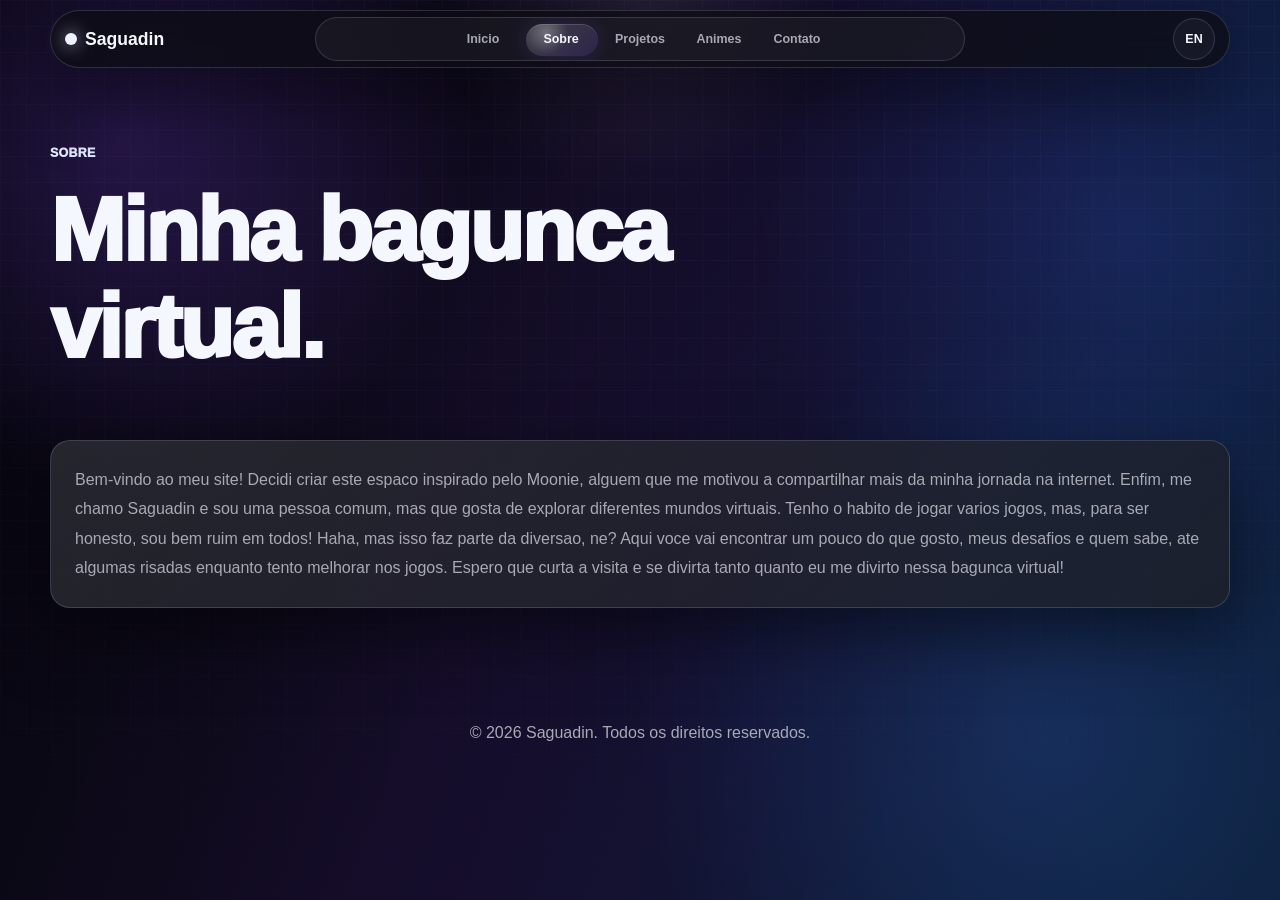
<file: about.html>
<!DOCTYPE html>
<html lang="pt-BR">
  <head>
    <meta charset="UTF-8" />
    <meta name="viewport" content="width=device-width, initial-scale=1.0" />
    <title>Saguadin | Sobre</title>
    <meta
      name="description"
      content="Sobre Saguadin, jogos, internet e bagunca virtual."
    />
    <link rel="stylesheet" href="styles.css" />
  </head>
  <body>
    <div class="page-shell">
      <header class="topbar">
        <a class="brand" href="index.html"><span></span> Saguadin</a>
        <nav class="nav-links">
          <a href="index.html">Inicio</a>
          <a href="about.html" class="active">Sobre</a>
          <a href="projects.html">Projetos</a>
          <a href="animes.html">Animes</a>
          <a href="contact.html">Contato</a>
        </nav>
        <a class="language" href="#">EN</a>
      </header>

      <main class="content-page">
        <section class="section">
          <p class="eyebrow">Sobre</p>
          <h1>Minha bagunca virtual.</h1>
        </section>

        <section class="section">
          <article class="card about-text">
            <p>
              Bem-vindo ao meu site! Decidi criar este espaco inspirado pelo Moonie, alguem que me motivou a compartilhar mais da minha jornada na internet. Enfim, me chamo Saguadin e sou uma pessoa comum, mas que gosta de explorar diferentes mundos virtuais. Tenho o habito de jogar varios jogos, mas, para ser honesto, sou bem ruim em todos! Haha, mas isso faz parte da diversao, ne? Aqui voce vai encontrar um pouco do que gosto, meus desafios e quem sabe, ate algumas risadas enquanto tento melhorar nos jogos. Espero que curta a visita e se divirta tanto quanto eu me divirto nessa bagunca virtual!
            </p>
          </article>
        </section>
      </main>
    </div>

    <footer class="footer">
      <p>&copy; <span id="year"></span> Saguadin. Todos os direitos reservados.</p>
    </footer>

    <script src="script.js"></script>
  </body>
</html>
</file>
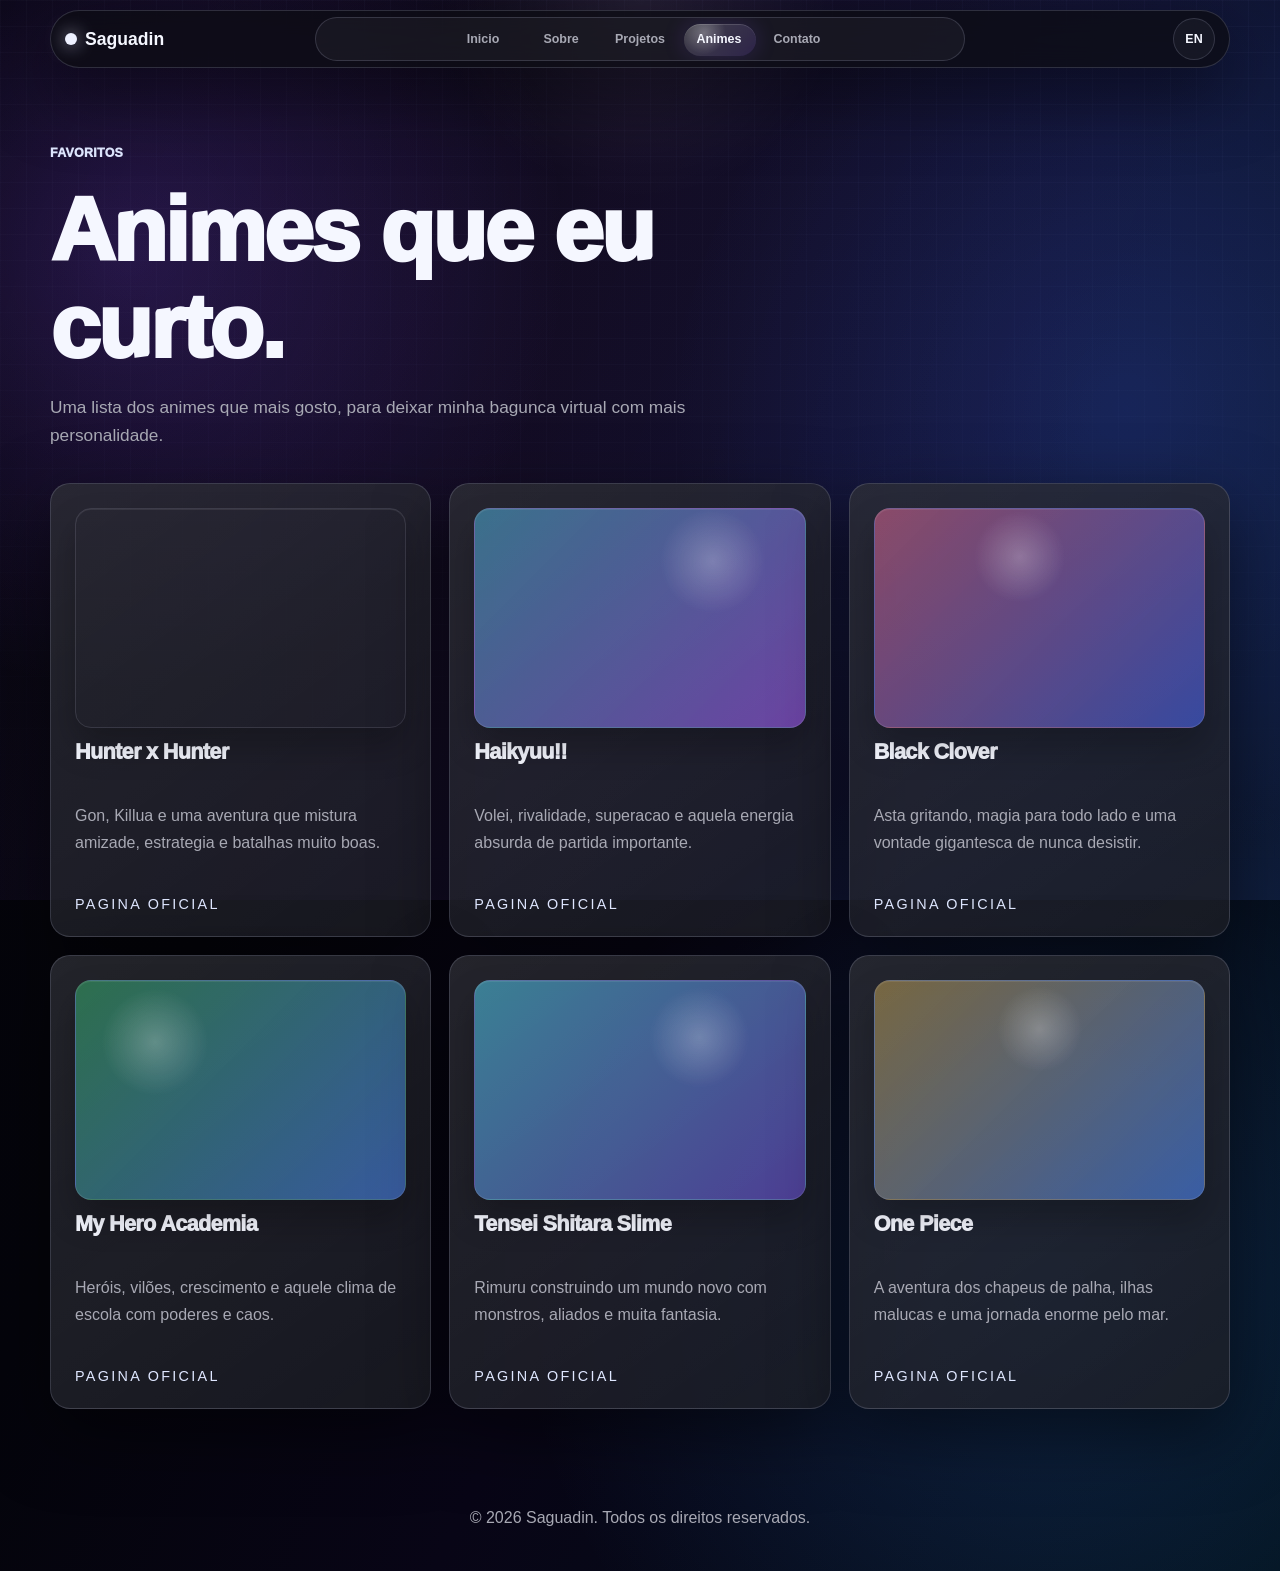
<file: animes.html>
<!DOCTYPE html>
<html lang="pt-BR">
  <head>
    <meta charset="UTF-8" />
    <meta name="viewport" content="width=device-width, initial-scale=1.0" />
    <title>Saguadin | Animes</title>
    <meta
      name="description"
      content="Animes favoritos do Saguadin."
    />
    <link rel="stylesheet" href="styles.css" />
  </head>
  <body>
    <div class="page-shell">
      <header class="topbar">
        <a class="brand" href="index.html"><span></span> Saguadin</a>
        <nav class="nav-links">
          <a href="index.html">Inicio</a>
          <a href="about.html">Sobre</a>
          <a href="projects.html">Projetos</a>
          <a href="animes.html" class="active">Animes</a>
          <a href="contact.html">Contato</a>
        </nav>
        <a class="language" href="#">EN</a>
      </header>

      <main class="content-page">
        <section class="section">
          <p class="eyebrow">Favoritos</p>
          <h1>Animes que eu curto.</h1>
          <p class="hero-copy">
            Uma lista dos animes que mais gosto, para deixar minha bagunca virtual com mais personalidade.
          </p>
        </section>

        <section class="card-grid anime-grid">
          <article class="card anime-card">
            <div class="anime-cover anime-cover-1" data-mal-id="11061"></div>
            <h3>Hunter x Hunter</h3>
            <p>Gon, Killua e uma aventura que mistura amizade, estrategia e batalhas muito boas.</p>
            <a class="tag anime-link" href="https://www.viz.com/hunter-x-hunter" target="_blank" rel="noopener noreferrer">Pagina oficial</a>
          </article>

          <article class="card anime-card">
            <div class="anime-cover anime-cover-2" data-mal-id="20583"></div>
            <h3>Haikyuu!!</h3>
            <p>Volei, rivalidade, superacao e aquela energia absurda de partida importante.</p>
            <a class="tag anime-link" href="https://haikyu.jp/" target="_blank" rel="noopener noreferrer">Pagina oficial</a>
          </article>

          <article class="card anime-card">
            <div class="anime-cover anime-cover-3" data-mal-id="34572"></div>
            <h3>Black Clover</h3>
            <p>Asta gritando, magia para todo lado e uma vontade gigantesca de nunca desistir.</p>
            <a class="tag anime-link" href="https://bclover.jp/" target="_blank" rel="noopener noreferrer">Pagina oficial</a>
          </article>

          <article class="card anime-card">
            <div class="anime-cover anime-cover-4" data-mal-id="31964"></div>
            <h3>My Hero Academia</h3>
            <p>Heróis, vilões, crescimento e aquele clima de escola com poderes e caos.</p>
            <a class="tag anime-link" href="https://heroaca.com/" target="_blank" rel="noopener noreferrer">Pagina oficial</a>
          </article>

          <article class="card anime-card">
            <div class="anime-cover anime-cover-5" data-mal-id="37430"></div>
            <h3>Tensei Shitara Slime</h3>
            <p>Rimuru construindo um mundo novo com monstros, aliados e muita fantasia.</p>
            <a class="tag anime-link" href="https://www.ten-sura.com/anime/tensura" target="_blank" rel="noopener noreferrer">Pagina oficial</a>
          </article>

          <article class="card anime-card">
            <div class="anime-cover anime-cover-6" data-mal-id="21"></div>
            <h3>One Piece</h3>
            <p>A aventura dos chapeus de palha, ilhas malucas e uma jornada enorme pelo mar.</p>
            <a class="tag anime-link" href="https://one-piece.com/index.html" target="_blank" rel="noopener noreferrer">Pagina oficial</a>
          </article>
        </section>
      </main>
    </div>

    <footer class="footer">
      <p>&copy; <span id="year"></span> Saguadin. Todos os direitos reservados.</p>
    </footer>

    <script src="script.js"></script>
  </body>
</html>
</file>
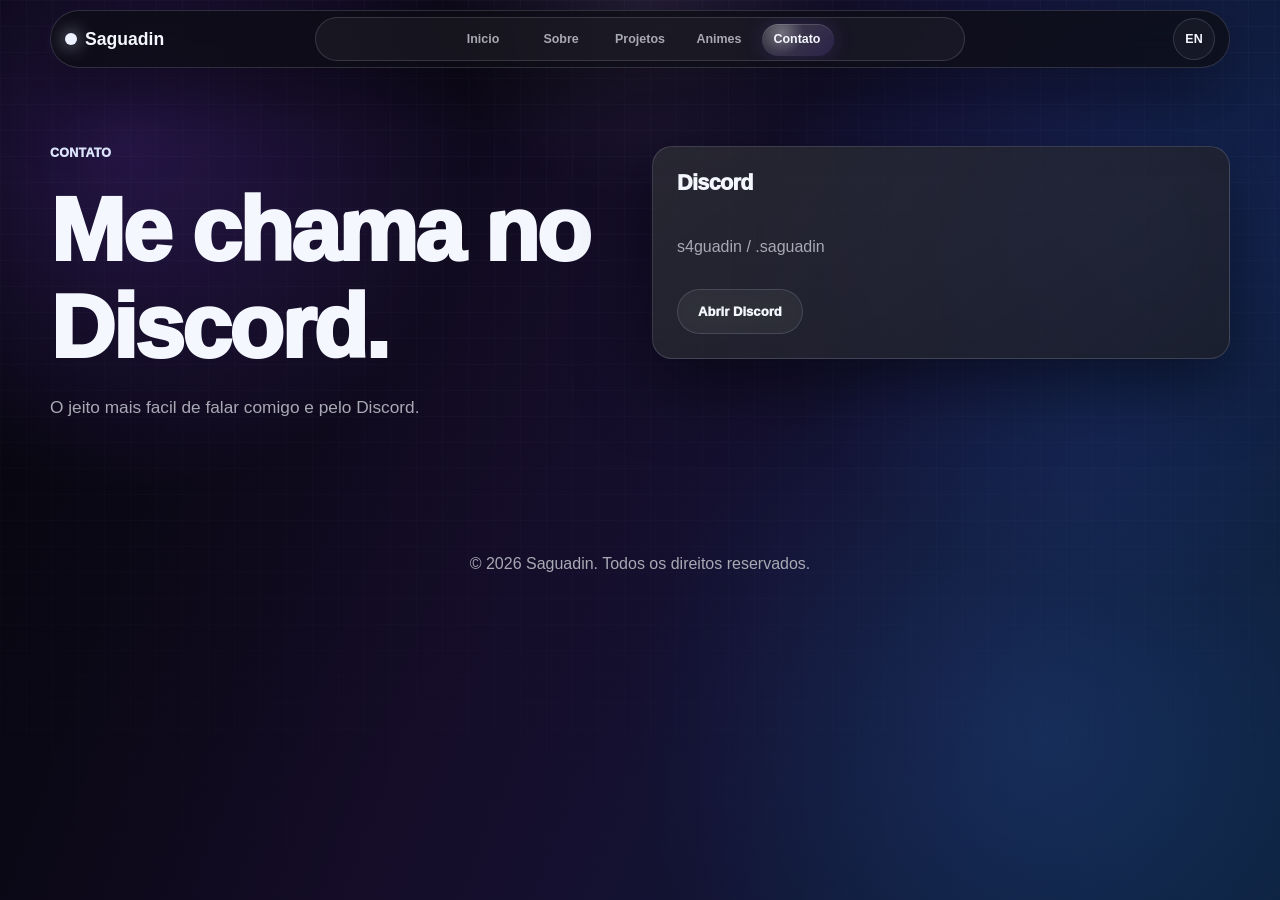
<file: contact.html>
<!DOCTYPE html>
<html lang="pt-BR">
  <head>
    <meta charset="UTF-8" />
    <meta name="viewport" content="width=device-width, initial-scale=1.0" />
    <title>Saguadin | Contato</title>
    <meta
      name="description"
      content="Contato do Saguadin pelo Discord."
    />
    <link rel="stylesheet" href="styles.css" />
  </head>
  <body>
    <div class="page-shell">
      <header class="topbar">
        <a class="brand" href="index.html"><span></span> Saguadin</a>
        <nav class="nav-links">
          <a href="index.html">Inicio</a>
          <a href="about.html">Sobre</a>
          <a href="projects.html">Projetos</a>
          <a href="animes.html">Animes</a>
          <a href="contact.html" class="active">Contato</a>
        </nav>
        <a class="language" href="#">EN</a>
      </header>

      <main class="content-page">
        <section class="section contact-layout">
          <div>
            <p class="eyebrow">Contato</p>
            <h1>Me chama no Discord.</h1>
            <p class="hero-copy">
              O jeito mais facil de falar comigo e pelo Discord.
            </p>
          </div>

          <article class="card contact-card">
            <h3>Discord</h3>
            <p>s4guadin / .saguadin</p>
            <a
              class="button secondary"
              href="https://discord.com/users/714914940535832676"
              target="_blank"
              rel="noopener noreferrer"
            >
              Abrir Discord
            </a>
          </article>
        </section>
      </main>
    </div>

    <footer class="footer">
      <p>&copy; <span id="year"></span> Saguadin. Todos os direitos reservados.</p>
    </footer>

    <script src="script.js"></script>
  </body>
</html>
</file>
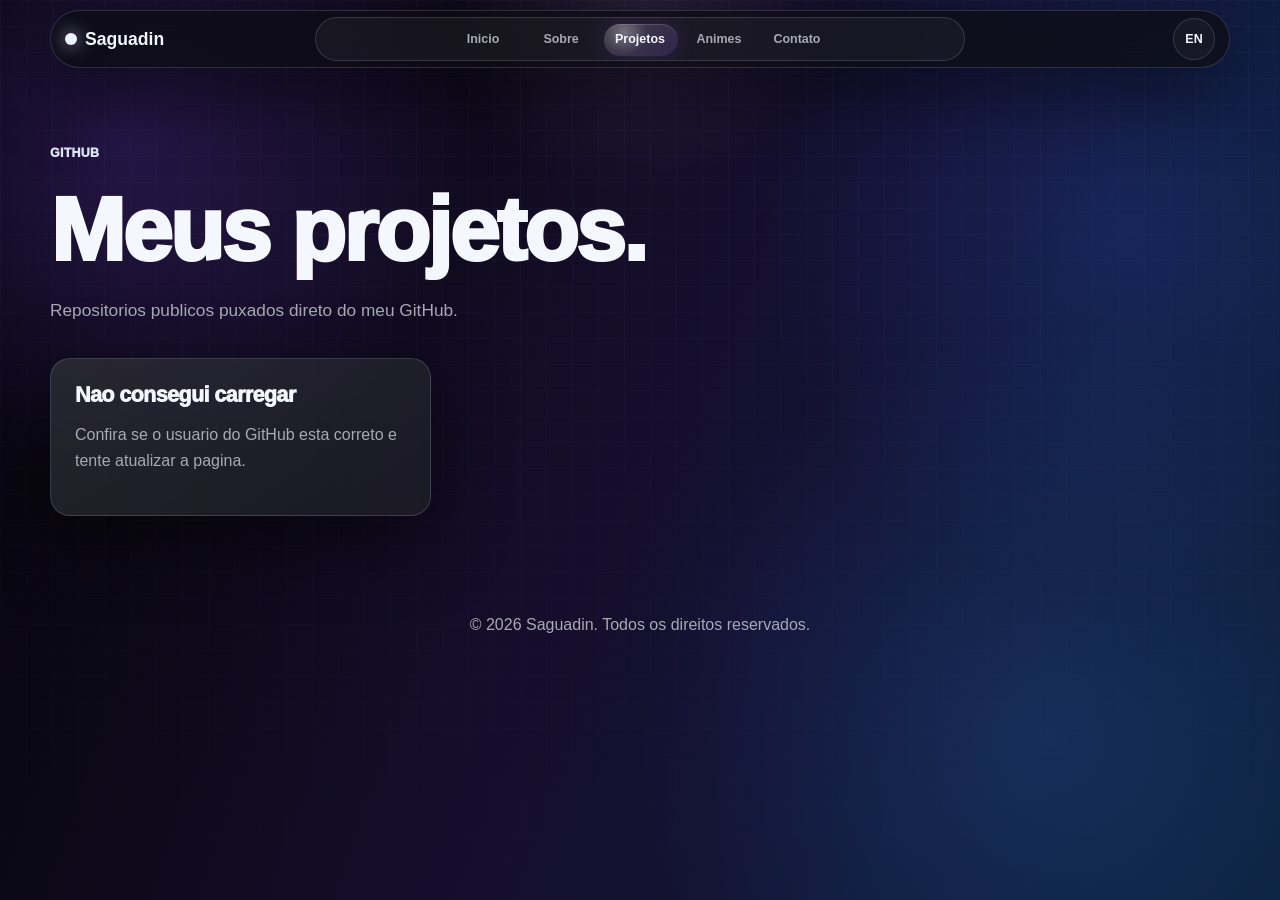
<file: projects.html>
<!DOCTYPE html>
<html lang="pt-BR">
  <head>
    <meta charset="UTF-8" />
    <meta name="viewport" content="width=device-width, initial-scale=1.0" />
    <title>Saguadin | Projetos</title>
    <meta
      name="description"
      content="Projetos do GitHub de Saguadin."
    />
    <link rel="stylesheet" href="styles.css" />
  </head>
  <body>
    <div class="page-shell">
      <header class="topbar">
        <a class="brand" href="index.html"><span></span> Saguadin</a>
        <nav class="nav-links">
          <a href="index.html">Inicio</a>
          <a href="about.html">Sobre</a>
          <a href="projects.html" class="active">Projetos</a>
          <a href="animes.html">Animes</a>
          <a href="contact.html">Contato</a>
        </nav>
        <a class="language" href="#">EN</a>
      </header>

      <main class="content-page">
        <section class="section">
          <p class="eyebrow">GitHub</p>
          <h1>Meus projetos.</h1>
          <p class="hero-copy">
            Repositorios publicos puxados direto do meu GitHub.
          </p>
        </section>

        <section class="card-grid github-projects" aria-live="polite">
          <article class="card project-card">
            <h3>Carregando projetos...</h3>
            <p>Buscando os repositorios no GitHub.</p>
          </article>
        </section>
      </main>
    </div>

    <footer class="footer">
      <p>&copy; <span id="year"></span> Saguadin. Todos os direitos reservados.</p>
    </footer>

    <script src="script.js"></script>
  </body>
</html>
</file>
<file: styles.css>
:root {
  --bg: #02030a;
  --surface: rgba(22, 23, 31, 0.74);
  --surface-strong: rgba(25, 27, 34, 0.9);
  --text: #f5f7ff;
  --muted: #a8a9b4;
  --line: rgba(214, 220, 255, 0.16);
  --accent: #dfe7ff;
  --accent-2: #8c5dff;
  --accent-3: #4a88ff;
  --shadow: 0 24px 70px rgba(0, 0, 0, 0.5);
}

* {
  box-sizing: border-box;
}

body {
  margin: 0;
  min-height: 100vh;
  overflow-x: hidden;
  color: var(--text);
  font-family: Inter, "Segoe UI", Roboto, sans-serif;
  background:
    radial-gradient(circle at 10% 16%, rgba(137, 76, 255, 0.26), transparent 25%),
    radial-gradient(circle at 88% 26%, rgba(56, 102, 255, 0.18), transparent 28%),
    radial-gradient(circle at 82% 82%, rgba(62, 137, 255, 0.18), transparent 32%),
    linear-gradient(115deg, #05050a 0%, #04040b 32%, #080516 58%, #02111b 100%);
}

body::before,
body::after {
  content: "";
  position: fixed;
  inset: 0;
  z-index: 0;
  pointer-events: none;
}

body::before {
  background-image:
    linear-gradient(rgba(184, 198, 255, 0.045) 1px, transparent 1px),
    linear-gradient(90deg, rgba(184, 198, 255, 0.045) 1px, transparent 1px);
  background-size: 26px 26px;
  mask-image: linear-gradient(to bottom, rgba(0, 0, 0, 0.72), rgba(0, 0, 0, 0.36) 64%, transparent 100%);
}

body::after {
  background:
    linear-gradient(110deg, rgba(2, 3, 10, 0.18), rgba(155, 92, 255, 0.1) 42%, rgba(77, 124, 255, 0.13) 78%),
    radial-gradient(circle at 50% 0%, rgba(255, 255, 255, 0.08), transparent 18%);
}

.page-shell {
  position: relative;
  z-index: 1;
  width: min(1180px, calc(100% - 32px));
  margin: 0 auto;
  padding: 10px 0 72px;
}

.topbar {
  position: sticky;
  top: 10px;
  z-index: 10;
  display: flex;
  min-height: 58px;
  align-items: center;
  justify-content: space-between;
  padding: 0 14px;
  border: 1px solid var(--line);
  border-radius: 999px;
  background: rgba(12, 13, 19, 0.76);
  backdrop-filter: blur(18px);
  box-shadow: var(--shadow);
}

.brand {
  display: inline-flex;
  align-items: center;
  gap: 8px;
  color: var(--text);
  font-size: 1.1rem;
  font-weight: 900;
  text-decoration: none;
}

.brand span {
  width: 12px;
  height: 12px;
  border-radius: 999px;
  background: #eef1ff;
  box-shadow: 0 0 18px rgba(224, 232, 255, 0.8);
}

.nav-links {
  position: absolute;
  top: 50%;
  left: 50%;
  display: flex;
  min-width: min(650px, 56vw);
  justify-content: center;
  gap: 6px;
  padding: 5px;
  border: 1px solid var(--line);
  border-radius: 999px;
  background: rgba(255, 255, 255, 0.045);
  transform: translate(-50%, -50%);
  overflow: hidden;
  --bubble-left: 5px;
  --bubble-top: 5px;
  --bubble-width: 72px;
  --bubble-height: 35px;
}

.nav-links::before {
  content: "";
  position: absolute;
  left: var(--bubble-left);
  top: var(--bubble-top);
  width: var(--bubble-width);
  height: var(--bubble-height);
  border-radius: 999px;
  background:
    radial-gradient(circle at 28% 28%, rgba(255, 255, 255, 0.28), transparent 38%),
    linear-gradient(135deg, rgba(255, 255, 255, 0.18), rgba(140, 93, 255, 0.18));
  box-shadow: 0 0 22px rgba(140, 93, 255, 0.18), inset 0 1px 0 rgba(255, 255, 255, 0.14);
  opacity: var(--bubble-opacity, 1);
  transition: left 0.32s cubic-bezier(0.22, 1, 0.36, 1), top 0.32s cubic-bezier(0.22, 1, 0.36, 1), width 0.32s cubic-bezier(0.22, 1, 0.36, 1), opacity 0.2s ease;
}

.nav-links a {
  position: relative;
  z-index: 1;
  min-width: 72px;
  padding: 9px 12px;
  border-radius: 999px;
  color: var(--muted);
  font-size: 0.78rem;
  font-weight: 900;
  text-align: center;
  text-decoration: none;
  transition: color 0.2s ease;
}

.nav-links a:hover,
.nav-links a.active {
  color: var(--text);
}

.language {
  display: grid;
  width: 42px;
  height: 42px;
  place-items: center;
  border: 1px solid var(--line);
  border-radius: 50%;
  color: var(--text);
  font-size: 0.78rem;
  font-weight: 900;
  text-decoration: none;
  background: rgba(255, 255, 255, 0.04);
}

.hero {
  min-height: 620px;
  padding: 54px 0 36px;
  align-items: center;
}

.grid-2 {
  display: grid;
  grid-template-columns: 1.18fr 0.82fr;
  gap: 48px;
}

.eyebrow {
  margin: 0 0 22px;
  color: var(--accent);
  font-size: 0.78rem;
  font-weight: 950;
  letter-spacing: 0.02em;
  text-transform: uppercase;
}

h1,
h2,
h3 {
  margin: 0 0 12px;
  line-height: 1.08;
  letter-spacing: -0.03em;
}

h1 {
  max-width: 760px;
  font-size: clamp(3.8rem, 7vw, 5.6rem);
  font-weight: 950;
}

h2 {
  font-size: clamp(1.5rem, 2.4vw, 2rem);
  font-weight: 950;
}

h3 {
  font-size: 1.35rem;
  font-weight: 950;
}

.hero-copy,
.card p,
.contact-list,
label {
  color: var(--muted);
  line-height: 1.65;
}

.hero-copy {
  max-width: 640px;
  font-size: 1.08rem;
}

.hero-actions {
  display: flex;
  flex-wrap: wrap;
  gap: 12px;
  margin: 28px 0 18px;
}

.button {
  display: inline-block;
  padding: 14px 20px;
  border: 1px solid transparent;
  border-radius: 999px;
  font-size: 0.82rem;
  font-weight: 950;
  text-decoration: none;
  transition: transform 0.2s ease, box-shadow 0.2s ease;
}

.button:hover {
  transform: translateY(-2px);
}

.button.primary {
  color: #050611;
  background: linear-gradient(180deg, #ffffff, #d6d9e5);
  box-shadow: 0 12px 28px rgba(255, 255, 255, 0.12);
}

.button.secondary {
  color: var(--text);
  border-color: var(--line);
  background: rgba(255, 255, 255, 0.045);
  backdrop-filter: blur(12px);
}

.link-chips,
.stats {
  display: flex;
  flex-wrap: wrap;
  align-items: center;
  gap: 14px;
  max-width: none;
}

.link-chips a,
.stats > div {
  border: 1px solid var(--line);
  border-radius: 999px;
  background: rgba(255, 255, 255, 0.055);
  box-shadow: inset 0 1px 0 rgba(255, 255, 255, 0.06);
}

.link-chips a {
  padding: 9px 13px;
  color: var(--muted);
  font-size: 0.78rem;
  font-weight: 950;
  text-decoration: none;
}

.stats {
  margin-top: 20px;
}

.stats > div {
  min-width: 120px;
  padding: 12px 14px;
}

.stats strong {
  display: block;
  color: var(--accent);
  font-size: 1.15rem;
}

.stats span {
  color: var(--muted);
  font-size: 0.92rem;
}

.panel {
  position: relative;
  display: grid;
  min-height: 420px;
  place-items: center;
}

.orb {
  position: absolute;
  width: 105%;
  height: 86%;
  border-radius: 52px;
  background:
    radial-gradient(circle at 25% 24%, rgba(155, 92, 255, 0.54), transparent 34%),
    radial-gradient(circle at 74% 70%, rgba(76, 142, 255, 0.42), transparent 42%);
  filter: blur(28px);
  opacity: 0.32;
}

.panel-card,
.profile-card {
  position: relative;
  z-index: 1;
  width: min(100%, 486px);
  padding: 24px;
  border: 1px solid rgba(224, 230, 255, 0.14);
  border-radius: 30px;
  background:
    linear-gradient(145deg, rgba(255, 255, 255, 0.1), transparent 38%),
    radial-gradient(circle at 100% 100%, rgba(118, 180, 255, 0.13), transparent 44%),
    var(--surface-strong);
  backdrop-filter: blur(20px);
  box-shadow: var(--shadow);
}

.panel-label {
  margin: 18px 0 8px;
  color: #c9cad4;
  font-size: 0.72rem;
  font-weight: 950;
  letter-spacing: 0.02em;
  text-transform: uppercase;
}

.panel-card ul {
  padding-left: 18px;
  color: var(--muted);
  line-height: 1.75;
}

.profile-head {
  display: flex;
  align-items: flex-start;
  justify-content: space-between;
  margin-bottom: 2px;
}

.avatar {
  width: 88px;
  height: 88px;
  border: 1px solid rgba(150, 176, 255, 0.36);
  border-radius: 22px;
  background:
    radial-gradient(circle at 64% 38%, rgba(255, 255, 255, 0.86) 0 7%, transparent 8%),
    radial-gradient(circle at 40% 42%, rgba(255, 255, 255, 0.72) 0 6%, transparent 7%),
    radial-gradient(circle at 50% 74%, rgba(42, 39, 62, 0.85), transparent 28%),
    linear-gradient(135deg, #1c1d2b, #6d6378 58%, #151722);
  box-shadow: inset 0 0 24px rgba(0, 0, 0, 0.55);
}

.avatar.has-discord-avatar {
  background:
    linear-gradient(135deg, rgba(255, 255, 255, 0.2), transparent 42%),
    var(--discord-avatar);
  background-position: center;
  background-size: cover;
  box-shadow: inset 0 0 18px rgba(255, 255, 255, 0.08), 0 14px 34px rgba(0, 0, 0, 0.34);
}

.status-pill {
  display: inline-flex;
  align-items: center;
  gap: 8px;
  margin-top: 106px;
  padding: 9px 12px;
  border: 1px solid rgba(130, 170, 255, 0.32);
  border-radius: 999px;
  color: #f3f5ff;
  background: rgba(101, 126, 154, 0.28);
  box-shadow: 0 0 24px rgba(95, 151, 255, 0.18);
  font-size: 0.72rem;
  font-weight: 950;
}

.status-pill span {
  width: 7px;
  height: 7px;
  border-radius: 50%;
  background: #eff4ff;
  box-shadow: 0 0 12px rgba(239, 244, 255, 0.9);
}

.status-pill[data-status="online"] span {
  background: #7cffb2;
  box-shadow: 0 0 12px rgba(124, 255, 178, 0.9);
}

.status-pill[data-status="idle"] span {
  background: #ffd36e;
  box-shadow: 0 0 12px rgba(255, 211, 110, 0.85);
}

.status-pill[data-status="dnd"] span {
  background: #ff6b7a;
  box-shadow: 0 0 12px rgba(255, 107, 122, 0.85);
}

.status-pill[data-status="offline"] span {
  background: #a8a9b4;
  box-shadow: none;
}

.code-window {
  margin-top: 18px;
  overflow: hidden;
  border: 1px solid rgba(255, 255, 255, 0.13);
  border-radius: 20px;
  background: rgba(6, 8, 10, 0.78);
}

.window-dots {
  display: flex;
  height: 36px;
  align-items: center;
  gap: 8px;
  padding: 0 16px;
  border-bottom: 1px solid rgba(255, 255, 255, 0.1);
}

.window-dots span {
  width: 10px;
  height: 10px;
  border-radius: 50%;
  background: #f2f2f2;
}

.window-dots span:nth-child(2) {
  background: #d2c290;
}

.window-dots span:nth-child(3) {
  background: #a9a8b0;
}

pre {
  margin: 0;
  padding: 22px 18px;
  color: #f4f5fb;
  font: 800 0.78rem/1.8 Consolas, "Liberation Mono", monospace;
  white-space: pre-wrap;
}

.section {
  padding: 36px 0 16px;
}

.section-title {
  margin-bottom: 18px;
}

.about-strip {
  display: grid;
  grid-template-columns: 0.9fr 1.1fr;
  gap: 34px;
  align-items: start;
  min-height: 220px;
}

.about-strip h2 {
  max-width: 470px;
  font-size: clamp(2.4rem, 4.3vw, 4.8rem);
}

.card-grid {
  display: grid;
  grid-template-columns: repeat(3, minmax(0, 1fr));
  gap: 18px;
}

.compact-grid {
  grid-template-columns: repeat(2, minmax(0, 1fr));
}

.about-text p {
  margin: 0;
  font-size: 1rem;
  line-height: 1.85;
}

.card {
  padding: 24px;
  border: 1px solid var(--line);
  border-radius: 20px;
  background:
    linear-gradient(145deg, rgba(255, 255, 255, 0.08), rgba(255, 255, 255, 0.025)),
    var(--surface);
  backdrop-filter: blur(18px);
  box-shadow: var(--shadow);
}

.tag {
  display: inline-block;
  margin-top: 12px;
  color: var(--accent);
  font-size: 0.9rem;
  letter-spacing: 0.16em;
  text-transform: uppercase;
}

.github-card {
  display: flex;
  min-height: 210px;
  flex-direction: column;
}

.project-meta {
  display: flex;
  flex-wrap: wrap;
  gap: 10px;
  margin-top: auto;
  color: var(--muted);
  font-size: 0.82rem;
  font-weight: 800;
}

.project-meta span {
  border: 1px solid var(--line);
  border-radius: 999px;
  padding: 7px 10px;
  background: rgba(255, 255, 255, 0.045);
}

.project-link {
  width: fit-content;
  text-decoration: none;
}

.anime-card {
  display: grid;
  gap: 12px;
}

.anime-cover {
  position: relative;
  min-height: 220px;
  overflow: hidden;
  border: 1px solid rgba(224, 230, 255, 0.12);
  border-radius: 16px;
  background:
    var(--anime-cover),
    radial-gradient(circle at 28% 24%, rgba(255, 255, 255, 0.22), transparent 18%),
    linear-gradient(135deg, rgba(140, 93, 255, 0.65), rgba(74, 136, 255, 0.32)),
    rgba(255, 255, 255, 0.04);
  background-position: center;
  background-size: cover;
  box-shadow: inset 0 1px 0 rgba(255, 255, 255, 0.08), 0 18px 34px rgba(0, 0, 0, 0.24);
}

.anime-cover::after {
  content: "";
  position: absolute;
  inset: 0;
  background:
    linear-gradient(180deg, transparent 48%, rgba(0, 0, 0, 0.46)),
    linear-gradient(135deg, rgba(255, 255, 255, 0.16), transparent 34%);
  opacity: 0;
  transition: opacity 0.25s ease;
}

.anime-cover.has-cover::after {
  opacity: 1;
}

.anime-cover.has-cover {
  background-image: var(--anime-cover);
  background-position: center;
  background-size: cover;
}

.anime-cover-2 {
  background:
    radial-gradient(circle at 72% 24%, rgba(255, 255, 255, 0.24), transparent 18%),
    linear-gradient(135deg, rgba(76, 206, 255, 0.42), rgba(165, 91, 255, 0.55)),
    rgba(255, 255, 255, 0.04);
}

.anime-cover-3 {
  background:
    radial-gradient(circle at 44% 22%, rgba(255, 255, 255, 0.24), transparent 18%),
    linear-gradient(135deg, rgba(255, 107, 158, 0.44), rgba(72, 103, 255, 0.52)),
    rgba(255, 255, 255, 0.04);
}

.anime-cover-4 {
  background:
    radial-gradient(circle at 24% 28%, rgba(255, 255, 255, 0.24), transparent 18%),
    linear-gradient(135deg, rgba(50, 222, 124, 0.38), rgba(74, 136, 255, 0.54)),
    rgba(255, 255, 255, 0.04);
}

.anime-cover-5 {
  background:
    radial-gradient(circle at 68% 26%, rgba(255, 255, 255, 0.24), transparent 18%),
    linear-gradient(135deg, rgba(77, 220, 255, 0.48), rgba(122, 88, 255, 0.48)),
    rgba(255, 255, 255, 0.04);
}

.anime-cover-6 {
  background:
    radial-gradient(circle at 50% 22%, rgba(255, 255, 255, 0.24), transparent 18%),
    linear-gradient(135deg, rgba(255, 206, 86, 0.36), rgba(74, 136, 255, 0.55)),
    rgba(255, 255, 255, 0.04);
}

.anime-link {
  width: fit-content;
  text-decoration: none;
}

.content-page {
  padding-top: 42px;
}

main {
  will-change: opacity, transform;
}

main.page-exit-left {
  animation: pageExitLeft 0.22s ease forwards;
}

main.page-exit-right {
  animation: pageExitRight 0.22s ease forwards;
}

main.page-enter-left {
  animation: pageEnterLeft 0.34s cubic-bezier(0.22, 1, 0.36, 1) forwards;
}

main.page-enter-right {
  animation: pageEnterRight 0.34s cubic-bezier(0.22, 1, 0.36, 1) forwards;
}

@keyframes pageExitLeft {
  to {
    opacity: 0;
    transform: translateX(-42px);
  }
}

@keyframes pageExitRight {
  to {
    opacity: 0;
    transform: translateX(42px);
  }
}

@keyframes pageEnterLeft {
  from {
    opacity: 0;
    transform: translateX(-52px);
  }

  to {
    opacity: 1;
    transform: translateX(0);
  }
}

@keyframes pageEnterRight {
  from {
    opacity: 0;
    transform: translateX(52px);
  }

  to {
    opacity: 1;
    transform: translateX(0);
  }
}

.about-grid {
  grid-template-columns: repeat(3, minmax(0, 1fr));
}

.contact-layout {
  display: grid;
  grid-template-columns: 1fr 1fr;
  gap: 24px;
  align-items: start;
}

.contact-list {
  display: grid;
  gap: 8px;
  padding: 0;
  list-style: none;
}

.contact-form {
  display: grid;
  gap: 14px;
}

.contact-card {
  display: grid;
  gap: 12px;
}

.contact-card .button {
  width: fit-content;
}

label {
  display: grid;
  gap: 8px;
}

input,
textarea {
  width: 100%;
  padding: 12px 14px;
  border: 1px solid var(--line);
  border-radius: 14px;
  color: var(--text);
  font: inherit;
  background: rgba(8, 9, 18, 0.62);
}

textarea {
  resize: vertical;
}

input:focus,
textarea:focus {
  outline: 1px solid rgba(140, 200, 255, 0.45);
}

.music-player {
  position: fixed;
  bottom: 18px;
  left: 18px;
  z-index: 3;
  display: grid;
  grid-template-columns: 46px 38px minmax(150px, 1fr) 38px 24px;
  align-items: center;
  gap: 10px;
  width: min(520px, calc(100vw - 36px));
  max-width: calc(100vw - 36px);
  padding: 10px 12px;
  border: 1px solid rgba(224, 230, 255, 0.18);
  border-radius: 16px;
  background:
    linear-gradient(145deg, rgba(255, 255, 255, 0.08), rgba(255, 255, 255, 0.025)),
    rgba(11, 13, 22, 0.9);
  backdrop-filter: blur(18px);
  box-shadow: 0 18px 46px rgba(0, 0, 0, 0.54), inset 0 1px 0 rgba(255, 255, 255, 0.08);
}

.music-player.is-playing {
  border-color: rgba(176, 154, 255, 0.42);
  box-shadow: 0 24px 70px rgba(0, 0, 0, 0.62), 0 0 42px rgba(140, 93, 255, 0.2);
}

.mini-cover {
  width: 46px;
  height: 46px;
  border: 1px solid rgba(255, 255, 255, 0.12);
  border-radius: 10px;
  background:
    var(--cover),
    radial-gradient(circle at 28% 38%, #ed8cff, transparent 18%),
    radial-gradient(circle at 70% 34%, #6334ff, transparent 22%),
    linear-gradient(135deg, #1b0e34, #090914);
  background-position: center;
  background-size: cover;
}

.track-info {
  display: grid;
  min-width: 0;
  gap: 5px;
}

.track-info strong {
  color: rgba(226, 230, 255, 0.62);
  font-size: 0.62rem;
  font-weight: 950;
  letter-spacing: 0.08em;
  text-transform: uppercase;
}

.track-info span {
  overflow: hidden;
  color: var(--text);
  max-width: 100%;
  font-size: 0.78rem;
  font-weight: 950;
  text-overflow: ellipsis;
  white-space: nowrap;
}

.progress {
  position: relative;
  height: 4px;
  overflow: hidden;
  border-radius: 999px;
  background: rgba(255, 255, 255, 0.24);
}

.progress span {
  display: block;
  width: 0%;
  height: 100%;
  border-radius: inherit;
  background: linear-gradient(90deg, #ffffff, #dce7ff);
  box-shadow: 0 0 16px rgba(255, 255, 255, 0.55);
}

.play-button {
  display: grid;
  width: 38px;
  height: 38px;
  place-items: center;
  border: 1px solid rgba(255, 255, 255, 0.18);
  border-radius: 50%;
  background: rgba(255, 255, 255, 0.08);
  cursor: pointer;
  transition: transform 0.2s ease, border-color 0.2s ease;
}

.play-button:hover {
  border-color: rgba(245, 246, 255, 0.42);
  transform: translateY(-1px);
}

.play-button::before {
  content: "";
  width: 0;
  height: 0;
  border-top: 8px solid transparent;
  border-bottom: 8px solid transparent;
  border-left: 12px solid #f5f6ff;
  transform: translateX(2px);
}

.music-player.is-playing .play-button::before {
  width: 12px;
  height: 14px;
  border-top: 0;
  border-bottom: 0;
  border-left: 4px solid #f5f6ff;
  border-right: 4px solid #f5f6ff;
  transform: none;
}

.current-time {
  color: rgba(245, 247, 255, 0.72);
  font-size: 0.68rem;
  font-weight: 850;
  text-align: right;
}

.volume-control {
  display: grid;
  width: 24px;
  height: 58px;
  place-items: center;
  min-width: 0;
}

.volume-slider {
  position: relative;
  display: block;
  width: 6px;
  height: 54px;
  border-radius: 999px;
  background: rgba(255, 255, 255, 0.18);
  cursor: pointer;
}

.volume-slider:focus-visible {
  outline: 1px solid rgba(245, 246, 255, 0.7);
  outline-offset: 4px;
}

.volume-level {
  position: absolute;
  right: 0;
  bottom: 0;
  left: 0;
  height: var(--volume, 75%);
  border-radius: inherit;
  background: #f5f6ff;
}

.volume-level::before {
  content: "";
  position: absolute;
  top: 0;
  left: 50%;
  width: 14px;
  height: 14px;
  border-radius: 50%;
  background: #f5f6ff;
  box-shadow: 0 0 12px rgba(245, 246, 255, 0.42);
  transform: translate(-50%, -50%);
}

.footer {
  position: relative;
  z-index: 1;
  padding: 12px 0 28px;
  color: var(--muted);
  text-align: center;
}

@media (max-width: 980px) {
  .nav-links {
    position: static;
    min-width: 0;
    transform: none;
  }

  .topbar {
    gap: 14px;
  }

  .grid-2,
  .about-strip,
  .card-grid,
  .about-grid,
  .contact-layout {
    grid-template-columns: 1fr;
  }

  .panel {
    min-height: 380px;
  }
}

@media (max-width: 680px) {
  .page-shell {
    width: min(100% - 22px, 1180px);
    padding-top: 10px;
  }

  .topbar {
    flex-direction: column;
    align-items: stretch;
    padding: 14px;
    border-radius: 26px;
  }

  .brand,
  .language {
    align-self: center;
  }

  .nav-links {
    flex-wrap: wrap;
    width: 100%;
  }

  .nav-links a {
    flex: 1 1 42%;
  }

  .hero {
    min-height: auto;
    padding-top: 44px;
  }

  h1 {
    font-size: clamp(3rem, 16vw, 4.2rem);
  }

  .profile-card,
  .panel-card {
    border-radius: 24px;
  }

  .status-pill {
    margin-top: 0;
  }

  .music-player {
    right: 12px;
    left: 12px;
    bottom: 12px;
    width: auto;
    grid-template-columns: 42px 38px minmax(0, 1fr) 34px;
  }

  .mini-cover {
    width: 42px;
    height: 42px;
  }

  .volume-control {
    display: none;
  }

}
</file>
